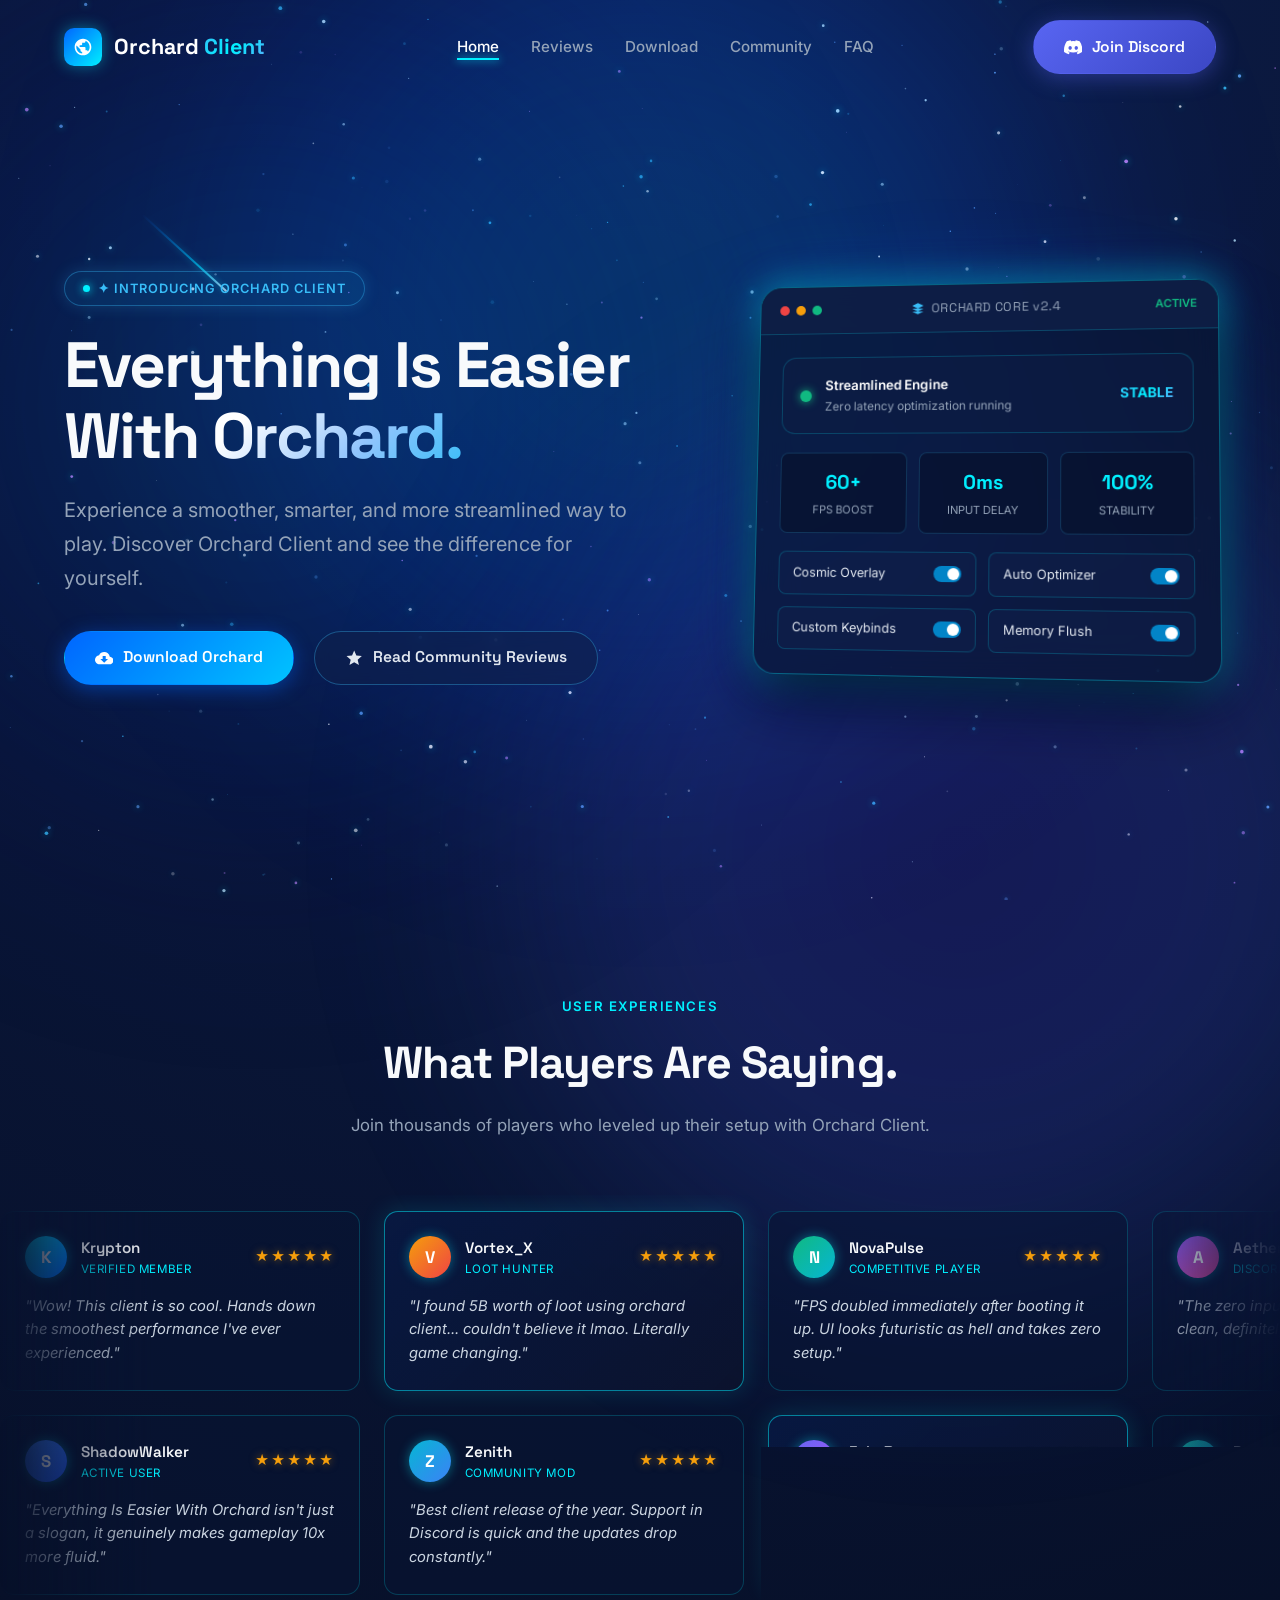
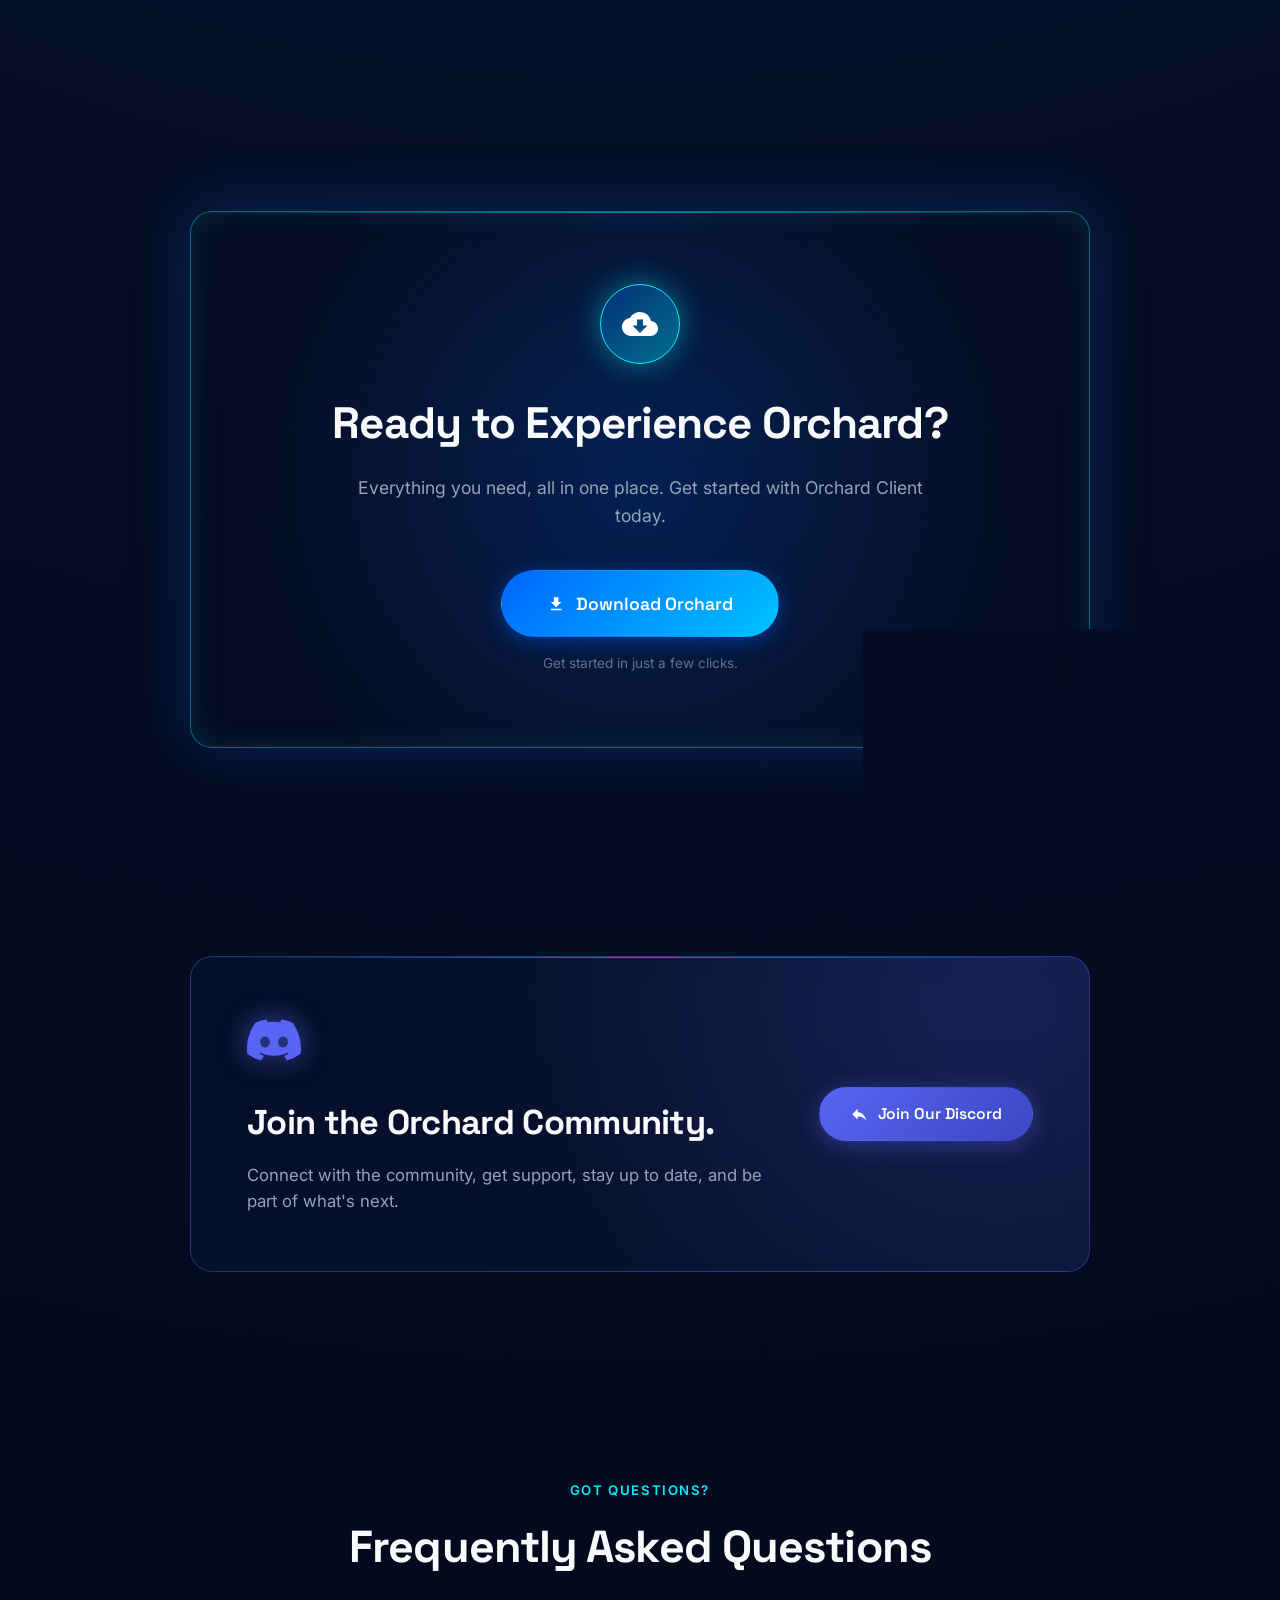
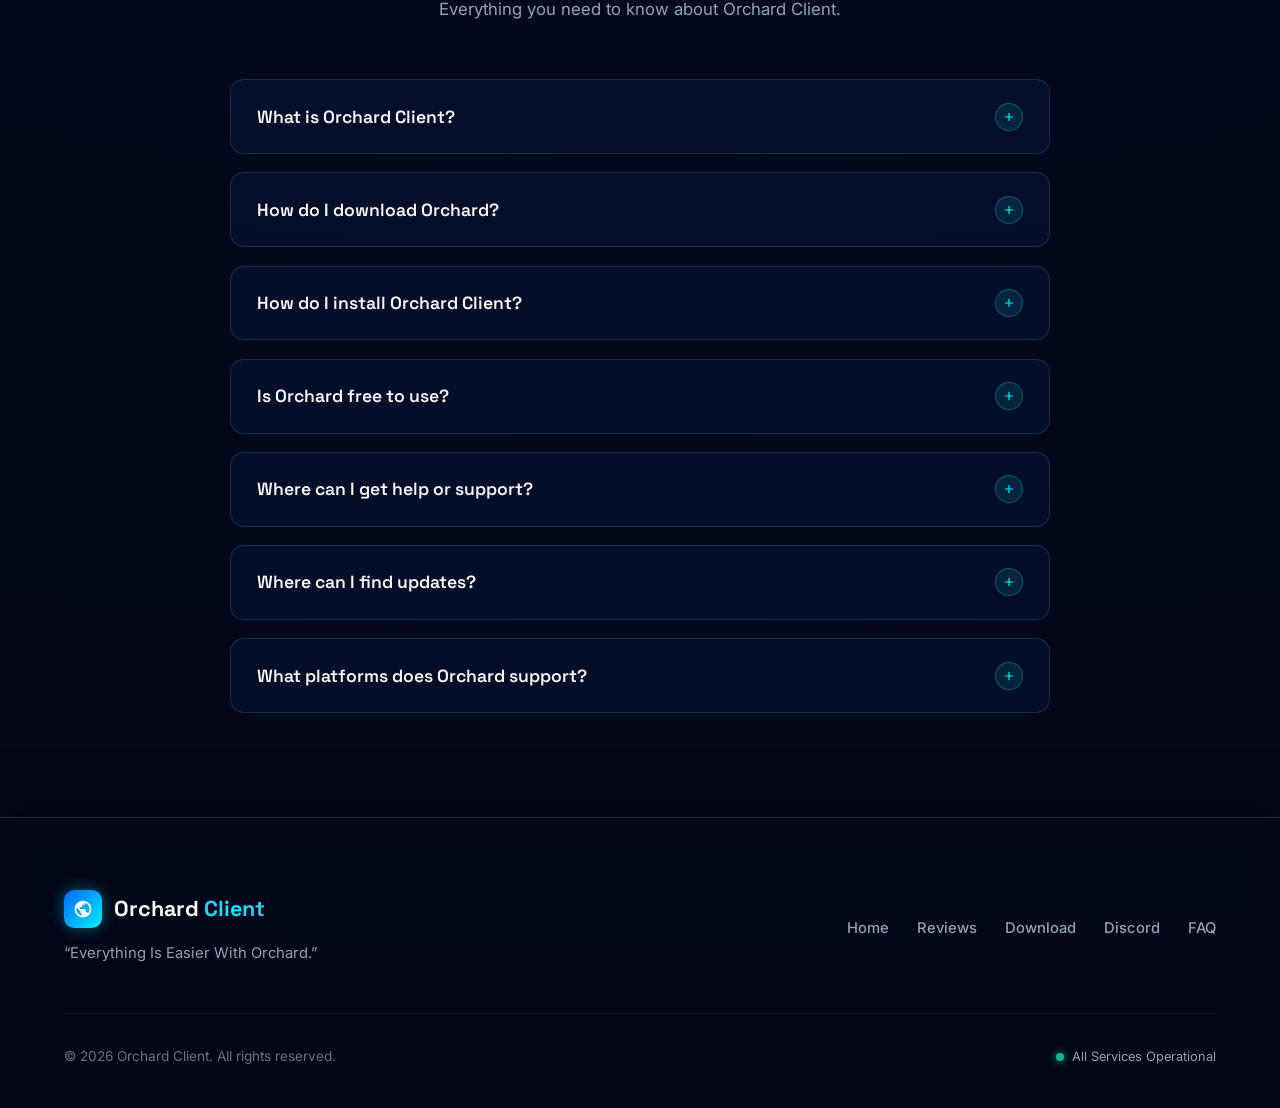
<file: index.html>
<!DOCTYPE html>
<html lang="en">
<head>
  <meta charset="UTF-8">
  <meta name="viewport" content="width=device-width, initial-scale=1.0">
  <meta name="description" content="Orchard Client — Everything Is Easier With Orchard. Experience a smoother, smarter, and more streamlined way to play.">
  <meta name="keywords" content="Orchard Client, gaming client, cosmic gaming, performance, download orchard, orchard discord">
  <meta name="author" content="Orchard Team">
  <meta name="theme-color" content="#030712">

  <!-- Open Graph / Meta -->
  <meta property="og:type" content="website">
  <meta property="og:title" content="Orchard Client — Everything Is Easier">
  <meta property="og:description" content="Experience a smoother, smarter, and more streamlined way to play with Orchard Client.">
  <meta property="og:image" content="assets/showcase1.svg">

  <title>Orchard Client — Everything Is Easier</title>

  <!-- Google Fonts -->
  <link rel="preconnect" href="https://fonts.googleapis.com">
  <link rel="preconnect" href="https://fonts.gstatic.com" crossorigin>
  <link href="https://fonts.googleapis.com/css2?family=Inter:wght@400;500;600;700&family=Space+Grotesk:wght@500;600;700;800&display=swap" rel="stylesheet">

  <!-- Styles -->
  <link rel="stylesheet" href="css/style.css">
</head>
<body>

  <!-- Dynamic Starfield Background Canvas -->
  <canvas id="galaxy-canvas"></canvas>

  <!-- Cosmic Ambient Glow Clouds -->
  <div class="cosmic-nebula nebula-1" aria-hidden="true"></div>
  <div class="cosmic-nebula nebula-2" aria-hidden="true"></div>
  <div class="cosmic-nebula nebula-3" aria-hidden="true"></div>

  <!-- ==========================================================================
       NAVIGATION BAR
       ========================================================================== -->
  <header class="site-header">
    <div class="container nav-wrapper">
      <a href="#hero" class="brand-logo" aria-label="Orchard Client Home">
        <div class="brand-icon-box">
          <!-- Stylized Apple / Cosmic Orchard Core -->
          <svg viewBox="0 0 24 24">
            <path d="M12 2C6.48 2 2 6.48 2 12s4.48 10 10 10 10-4.48 10-10S17.52 2 12 2zm-1 17.93c-3.95-.49-7-3.85-7-7.93 0-.62.08-1.21.21-1.79L9 15v1c0 1.1.9 2 2 2v1.93zm6.9-2.54c-.26-.81-1-1.39-1.9-1.39h-1v-3c0-.55-.45-1-1-1H8v-2h2c.55 0 1-.45 1-1V7h2c1.1 0 2-.9 2-2v-.41c2.93 1.19 5 4.06 5 7.41 0 2.08-.8 3.97-2.1 5.39z"/>
          </svg>
        </div>
        <span>Orchard <span class="gradient-cyan">Client</span></span>
            <!-- Desktop & Mobile Navigation Links -->
      <nav>
        <ul class="nav-menu" id="primary-navigation">
          <li><a href="#hero" class="nav-link active">Home</a></li>
          <li><a href="#reviews" class="nav-link">Reviews</a></li>
          <li><a href="#download" class="nav-link">Download</a></li>
          <li><a href="#discord" class="nav-link">Community</a></li>
          <li><a href="#faq" class="nav-link">FAQ</a></li>
        </ul>
      </nav>

      <div class="nav-actions">
        <a href="#discord" class="btn btn-discord">
          <svg class="btn-icon" viewBox="0 0 24 24">
            <path d="M20.317 4.37a19.791 19.791 0 0 0-4.885-1.515.074.074 0 0 0-.079.037c-.21.375-.444.864-.608 1.25a18.27 18.27 0 0 0-5.487 0 12.64 12.64 0 0 0-.617-1.25.077.077 0 0 0-.079-.037A19.736 19.736 0 0 0 3.677 4.37a.07.07 0 0 0-.032.027C.533 9.046-.32 13.58.099 18.057a.082.082 0 0 0 .031.057 19.9 19.9 0 0 0 5.993 3.03.078.078 0 0 0 .084-.028c.462-.63.874-1.295 1.226-1.994.021-.041.001-.09-.041-.106a13.107 13.107 0 0 1-1.872-.892.077.077 0 0 1-.008-.128 10.2 10.2 0 0 0 .372-.292.074.074 0 0 1 .077-.01c3.929 1.793 8.18 1.793 12.061 0a.074.074 0 0 1 .078.01c.12.098.246.198.373.292a.077.077 0 0 1-.006.127 12.299 12.299 0 0 1-1.873.894.077.077 0 0 0-.041.107c.36.698.772 1.362 1.225 1.993a.076.076 0 0 0 .084.028 19.839 19.839 0 0 0 6.002-3.03.077.077 0 0 0 .032-.054c.5-5.177-.838-9.674-3.549-13.66a.061.061 0 0 0-.031-.028zM8.02 15.33c-1.183 0-2.157-1.085-2.157-2.419 0-1.333.956-2.419 2.157-2.419 1.21 0 2.176 1.096 2.157 2.42 0 1.333-.956 2.418-2.157 2.418zm7.975 0c-1.183 0-2.157-1.085-2.157-2.419 0-1.333.955-2.419 2.157-2.419 1.21 0 2.176 1.096 2.157 2.42 0 1.333-.946 2.418-2.157 2.418z"/>
          </svg>
          <span>Join Discord</span>
        </a>

        <!-- Mobile hamburger toggle -->
        <button class="mobile-toggle" aria-label="Toggle navigation menu" aria-expanded="false">
          <svg viewBox="0 0 24 24" fill="none" stroke="currentColor" stroke-width="2">
            <line x1="3" y1="12" x2="21" y2="12"></line>
            <line x1="3" y1="6" x2="21" y2="6"></line>
            <line x1="3" y1="18" x2="21" y2="18"></line>
          </svg>
        </button>
      </div>
    </div>
  </header>

  <!-- ==========================================================================
       HERO SECTION
       ========================================================================== -->
  <section class="hero-section" id="hero">
    <div class="container hero-grid">
      <div class="hero-content">
        <div class="glow-badge">
          <span class="badge-dot"></span>
          <span>✦ INTRODUCING ORCHARD CLIENT</span>
        </div>

        <h1 class="hero-title">
          Everything Is Easier With <span class="gradient-text">Orchard.</span>
        </h1>

        <p class="hero-desc">
          Experience a smoother, smarter, and more streamlined way to play. Discover Orchard Client and see the difference for yourself.
        </p>

        <div class="hero-cta">
          <a href="#download" class="btn btn-primary">
            <svg class="btn-icon" viewBox="0 0 24 24">
              <path d="M19.35 10.04C18.67 6.59 15.64 4 12 4 9.11 4 6.6 5.64 5.35 8.04 2.34 8.36 0 10.91 0 14c0 3.31 2.69 6 6 6h13c2.76 0 5-2.24 5-5 0-2.64-2.05-4.78-4.65-4.96zM17 13l-5 5-5-5h3V9h4v4h3z"/>
            </svg>
            <span>Download Orchard</span>
          </a>

          <a href="#reviews" class="btn btn-secondary">
            <svg class="btn-icon" viewBox="0 0 24 24">
              <path d="M12 17.27L18.18 21l-1.64-7.03L22 9.24l-7.19-.61L12 2 9.19 8.63 2 9.24l5.46 4.73L5.82 21z"/>
            </svg>
            <span>Read Community Reviews</span>
          </a>
        </div>
      </div>

      <!-- Hero Visual Representation: Futuristic Client Window Mockup -->
      <div class="hero-visual">
        <div class="mockup-window">
          <div class="window-header">
            <div class="window-dots">
              <span></span>
              <span></span>
              <span></span>
            </div>
            <div class="window-title">
              <svg width="14" height="14" viewBox="0 0 24 24" fill="#38bdf8">
                <path d="M12 2L2 7l10 5 10-5-10-5zM2 17l10 5 10-5M2 12l10 5 10-5"/>
              </svg>
              <span>ORCHARD CORE v2.4</span>
            </div>
            <span style="font-size: 0.7rem; color: #10b981; font-weight: 600;">ACTIVE</span>
          </div>

          <div class="mockup-content">
            <div class="client-status-card">
              <div class="status-info">
                <div class="status-circle"></div>
                <div>
                  <div class="status-label">Streamlined Engine</div>
                  <div class="status-sub">Zero latency optimization running</div>
                </div>
              </div>
              <span class="gradient-cyan" style="font-weight: 700; font-size: 0.85rem;">STABLE</span>
            </div>

            <div class="stats-grid">
              <div class="stat-box">
                <div class="stat-value">60+</div>
                <div class="stat-label">FPS Boost</div>
              </div>
              <div class="stat-box">
                <div class="stat-value">0ms</div>
                <div class="stat-label">Input Delay</div>
              </div>
              <div class="stat-box">
                <div class="stat-value">100%</div>
                <div class="stat-label">Stability</div>
              </div>
            </div>

            <div class="mockup-modules">
              <div class="module-chip">
                <span>Cosmic Overlay</span>
                <div class="toggle-pill"></div>
              </div>
              <div class="module-chip">
                <span>Auto Optimizer</span>
                <div class="toggle-pill"></div>
              </div>
              <div class="module-chip">
                <span>Custom Keybinds</span>
                <div class="toggle-pill"></div>
              </div>
              <div class="module-chip">
                <span>Memory Flush</span>
                <div class="toggle-pill"></div>
              </div>
            </div>
          </div>
        </div>
      </div>
    </div>
  </section>

  <!-- ==========================================================================
       ANIMATED REVIEWS WALL SECTION
       ========================================================================== -->
  <section class="section reviews-section" id="reviews">
    <div class="container">
      <div class="section-head">
        <span class="section-tag">User Experiences</span>
        <h2 class="section-title">What Players Are Saying.</h2>
        <p class="section-desc">Join thousands of players who leveled up their setup with Orchard Client.</p>
      </div>
    </div>

    <!-- Infinite Scrolling Marquee Rows -->
    <div class="reviews-marquee-container">
      <!-- Row 1: Leftward Scrolling -->
      <div class="reviews-track track-left">
        <div class="review-card">
          <div class="review-header">
            <div class="review-avatar" style="background: linear-gradient(135deg, #00f0ff, #0066ff);">K</div>
            <div class="review-author">
              <div class="author-name">Krypton</div>
              <div class="author-tag">Verified Member</div>
            </div>
            <div class="review-rating">★★★★★</div>
          </div>
          <p class="review-text">"Wow! This client is so cool. Hands down the smoothest performance I've ever experienced."</p>
        </div>

        <div class="review-card highlight-card">
          <div class="review-header">
            <div class="review-avatar" style="background: linear-gradient(135deg, #f59e0b, #ef4444);">V</div>
            <div class="review-author">
              <div class="author-name">Vortex_X</div>
              <div class="author-tag">Loot Hunter</div>
            </div>
            <div class="review-rating">★★★★★</div>
          </div>
          <p class="review-text">"I found 5B worth of loot using orchard client... couldn't believe it lmao. Literally game changing."</p>
        </div>

        <div class="review-card">
          <div class="review-header">
            <div class="review-avatar" style="background: linear-gradient(135deg, #10b981, #06b6d4);">N</div>
            <div class="review-author">
              <div class="author-name">NovaPulse</div>
              <div class="author-tag">Competitive Player</div>
            </div>
            <div class="review-rating">★★★★★</div>
          </div>
          <p class="review-text">"FPS doubled immediately after booting it up. UI looks futuristic as hell and takes zero setup."</p>
        </div>

        <div class="review-card">
          <div class="review-header">
            <div class="review-avatar" style="background: linear-gradient(135deg, #8b5cf6, #ec4899);">A</div>
            <div class="review-author">
              <div class="author-name">Aether</div>
              <div class="author-tag">Discord Veteran</div>
            </div>
            <div class="review-rating">★★★★★</div>
          </div>
          <p class="review-text">"The zero input lag is real. Everything is so clean, definitely never switching back."</p>
        </div>

        <!-- Duplicates for seamless infinite loop -->
        <div class="review-card">
          <div class="review-header">
            <div class="review-avatar" style="background: linear-gradient(135deg, #00f0ff, #0066ff);">K</div>
            <div class="review-author">
              <div class="author-name">Krypton</div>
              <div class="author-tag">Verified Member</div>
            </div>
            <div class="review-rating">★★★★★</div>
          </div>
          <p class="review-text">"Wow! This client is so cool. Hands down the smoothest performance I've ever experienced."</p>
        </div>

        <div class="review-card highlight-card">
          <div class="review-header">
            <div class="review-avatar" style="background: linear-gradient(135deg, #f59e0b, #ef4444);">V</div>
            <div class="review-author">
              <div class="author-name">Vortex_X</div>
              <div class="author-tag">Loot Hunter</div>
            </div>
            <div class="review-rating">★★★★★</div>
          </div>
          <p class="review-text">"I found 5B worth of loot using orchard client... couldn't believe it lmao. Literally game changing."</p>
        </div>

        <div class="review-card">
          <div class="review-header">
            <div class="review-avatar" style="background: linear-gradient(135deg, #10b981, #06b6d4);">N</div>
            <div class="review-author">
              <div class="author-name">NovaPulse</div>
              <div class="author-tag">Competitive Player</div>
            </div>
            <div class="review-rating">★★★★★</div>
          </div>
          <p class="review-text">"FPS doubled immediately after booting it up. UI looks futuristic as hell and takes zero setup."</p>
        </div>

        <div class="review-card">
          <div class="review-header">
            <div class="review-avatar" style="background: linear-gradient(135deg, #8b5cf6, #ec4899);">A</div>
            <div class="review-author">
              <div class="author-name">Aether</div>
              <div class="author-tag">Discord Veteran</div>
            </div>
            <div class="review-rating">★★★★★</div>
          </div>
          <p class="review-text">"The zero input lag is real. Everything is so clean, definitely never switching back."</p>
        </div>
      </div>

      <!-- Row 2: Rightward Scrolling -->
      <div class="reviews-track track-right">
        <div class="review-card">
          <div class="review-header">
            <div class="review-avatar" style="background: linear-gradient(135deg, #3b82f6, #1d4ed8);">S</div>
            <div class="review-author">
              <div class="author-name">ShadowWalker</div>
              <div class="author-tag">Active User</div>
            </div>
            <div class="review-rating">★★★★★</div>
          </div>
          <p class="review-text">"Everything Is Easier With Orchard isn't just a slogan, it genuinely makes gameplay 10x more fluid."</p>
        </div>

        <div class="review-card">
          <div class="review-header">
            <div class="review-avatar" style="background: linear-gradient(135deg, #06b6d4, #3b82f6);">Z</div>
            <div class="review-author">
              <div class="author-name">Zenith</div>
              <div class="author-tag">Community Mod</div>
            </div>
            <div class="review-rating">★★★★★</div>
          </div>
          <p class="review-text">"Best client release of the year. Support in Discord is quick and the updates drop constantly."</p>
        </div>

        <div class="review-card highlight-card">
          <div class="review-header">
            <div class="review-avatar" style="background: linear-gradient(135deg, #6366f1, #a855f7);">E</div>
            <div class="review-author">
              <div class="author-name">EchoByte</div>
              <div class="author-tag">Power User</div>
            </div>
            <div class="review-rating">★★★★★</div>
          </div>
          <p class="review-text">"Never had a client look this aesthetic and run with this kind of raw speed. 11/10."</p>
        </div>

        <div class="review-card">
          <div class="review-header">
            <div class="review-avatar" style="background: linear-gradient(135deg, #14b8a6, #0ea5e9);">R</div>
            <div class="review-author">
              <div class="author-name">RogueZero</div>
              <div class="author-tag">Grinder</div>
            </div>
            <div class="review-rating">★★★★★</div>
          </div>
          <p class="review-text">"Downloaded it yesterday and already won 14 matches in a row. It feels unfair how good this is."</p>
        </div>

        <!-- Duplicates for seamless infinite loop -->
        <div class="review-card">
          <div class="review-header">
            <div class="review-avatar" style="background: linear-gradient(135deg, #3b82f6, #1d4ed8);">S</div>
            <div class="review-author">
              <div class="author-name">ShadowWalker</div>
              <div class="author-tag">Active User</div>
            </div>
            <div class="review-rating">★★★★★</div>
          </div>
          <p class="review-text">"Everything Is Easier With Orchard isn't just a slogan, it genuinely makes gameplay 10x more fluid."</p>
        </div>

        <div class="review-card">
          <div class="review-header">
            <div class="review-avatar" style="background: linear-gradient(135deg, #06b6d4, #3b82f6);">Z</div>
            <div class="review-author">
              <div class="author-name">Zenith</div>
              <div class="author-tag">Community Mod</div>
            </div>
            <div class="review-rating">★★★★★</div>
          </div>
          <p class="review-text">"Best client release of the year. Support in Discord is quick and the updates drop constantly."</p>
        </div>

        <div class="review-card highlight-card">
          <div class="review-header">
            <div class="review-avatar" style="background: linear-gradient(135deg, #6366f1, #a855f7);">E</div>
            <div class="review-author">
              <div class="author-name">EchoByte</div>
              <div class="author-tag">Power User</div>
            </div>
            <div class="review-rating">★★★★★</div>
          </div>
          <p class="review-text">"Never had a client look this aesthetic and run with this kind of raw speed. 11/10."</p>
        </div>

        <div class="review-card">
          <div class="review-header">
            <div class="review-avatar" style="background: linear-gradient(135deg, #14b8a6, #0ea5e9);">R</div>
            <div class="review-author">
              <div class="author-name">RogueZero</div>
              <div class="author-tag">Grinder</div>
            </div>
            <div class="review-rating">★★★★★</div>
          </div>
          <p class="review-text">"Downloaded it yesterday and already won 14 matches in a row. It feels unfair how good this is."</p>
        </div>
      </div>
    </div>
  </section>

  <!-- ==========================================================================
       DOWNLOAD SECTION
       ========================================================================== -->
  <section class="section" id="download">
    <div class="container">
      <div class="glass-card download-wrapper">
        <div class="download-icon-outer">
          <svg viewBox="0 0 24 24">
            <path d="M19.35 10.04C18.67 6.59 15.64 4 12 4 9.11 4 6.6 5.64 5.35 8.04 2.34 8.36 0 10.91 0 14c0 3.31 2.69 6 6 6h13c2.76 0 5-2.24 5-5 0-2.64-2.05-4.78-4.65-4.96zM17 13l-5 5-5-5h3V9h4v4h3z"/>
          </svg>
        </div>

        <h2 class="download-title">Ready to Experience Orchard?</h2>
        <p class="download-subtitle">
          Everything you need, all in one place. Get started with Orchard Client today.
        </p>

        <div class="download-action-group">
          <!-- Official download button with official download link -->
          <a href="https://www.dropbox.com/scl/fi/rzhwdy3qcr1o52ovmw0w3/orchard-1.21.11.zip?rlkey=py2rp7dk7relb12qv778hsb15&st=y1aa3mfw&dl=1" id="main-download-button" class="btn btn-primary btn-download-hero" target="_blank" rel="noopener noreferrer">
            <svg class="btn-icon" viewBox="0 0 24 24">
              <path d="M19 9h-4V3H9v6H5l7 7 7-7zM5 18v2h14v-2H5z"/>
            </svg>
            <span>Download Orchard</span>
          </a>

          <p class="download-note">Get started in just a few clicks.</p>
        </div>
      </div>
    </div>
  </section>

  <!-- ==========================================================================
       DISCORD COMMUNITY SECTION
       ========================================================================== -->
  <section class="section" id="discord">
    <div class="container">
      <div class="glass-card discord-card">
        <div class="discord-content">
          <svg class="discord-icon-large" viewBox="0 0 24 24">
            <path d="M20.317 4.37a19.791 19.791 0 0 0-4.885-1.515.074.074 0 0 0-.079.037c-.21.375-.444.864-.608 1.25a18.27 18.27 0 0 0-5.487 0 12.64 12.64 0 0 0-.617-1.25.077.077 0 0 0-.079-.037A19.736 19.736 0 0 0 3.677 4.37a.07.07 0 0 0-.032.027C.533 9.046-.32 13.58.099 18.057a.082.082 0 0 0 .031.057 19.9 19.9 0 0 0 5.993 3.03.078.078 0 0 0 .084-.028c.462-.63.874-1.295 1.226-1.994.021-.041.001-.09-.041-.106a13.107 13.107 0 0 1-1.872-.892.077.077 0 0 1-.008-.128 10.2 10.2 0 0 0 .372-.292.074.074 0 0 1 .077-.01c3.929 1.793 8.18 1.793 12.061 0a.074.074 0 0 1 .078.01c.12.098.246.198.373.292a.077.077 0 0 1-.006.127 12.299 12.299 0 0 1-1.873.894.077.077 0 0 0-.041.107c.36.698.772 1.362 1.225 1.993a.076.076 0 0 0 .084.028 19.839 19.839 0 0 0 6.002-3.03.077.077 0 0 0 .032-.054c.5-5.177-.838-9.674-3.549-13.66a.061.061 0 0 0-.031-.028zM8.02 15.33c-1.183 0-2.157-1.085-2.157-2.419 0-1.333.956-2.419 2.157-2.419 1.21 0 2.176 1.096 2.157 2.42 0 1.333-.956 2.418-2.157 2.418zm7.975 0c-1.183 0-2.157-1.085-2.157-2.419 0-1.333.955-2.419 2.157-2.419 1.21 0 2.176 1.096 2.157 2.42 0 1.333-.946 2.418-2.157 2.418z"/>
          </svg>
          <h2 class="discord-heading">Join the Orchard Community.</h2>
          <p class="discord-desc">
            Connect with the community, get support, stay up to date, and be part of what's next.
          </p>
        </div>

        <div class="discord-cta-wrap">
          <!-- Discord invite URL -->
          <a href="https://discord.gg/donutclients" id="discord-invite-button" class="btn btn-discord" target="_blank" rel="noopener noreferrer">
            <svg class="btn-icon" viewBox="0 0 24 24">
              <path d="M10 9V5l-7 7 7 7v-4.1c5 0 8.5 1.6 11 5.1-1-5-4-10-11-11z"/>
            </svg>
            <span>Join Our Discord</span>
          </a>
        </div>
      </div>
    </div>
  </section>

  <!-- ==========================================================================
       FAQ SECTION
       ========================================================================== -->
  <section class="section" id="faq">
    <div class="container">
      <div class="section-head">
        <span class="section-tag">Got Questions?</span>
        <h2 class="section-title">Frequently Asked Questions</h2>
        <p class="section-desc">Everything you need to know about Orchard Client.</p>
      </div>

      <div class="faq-accordion" role="region" aria-label="Frequently Asked Questions">
        <!-- Question 1 -->
        <div class="faq-item">
          <button class="faq-question-btn" aria-expanded="false">
            <span>What is Orchard Client?</span>
            <div class="faq-icon-indicator" aria-hidden="true">
              <svg viewBox="0 0 24 24"><path d="M19 13h-6v6h-2v-6H5v-2h6V5h2v6h6v2z"/></svg>
            </div>
          </button>
          <div class="faq-answer">
            <p>Orchard Client is a client designed to provide users with a streamlined experience. Add an accurate description of its purpose and features when those details are available.</p>
          </div>
        </div>

        <!-- Question 2 -->
        <div class="faq-item">
          <button class="faq-question-btn" aria-expanded="false">
            <span>How do I download Orchard?</span>
            <div class="faq-icon-indicator" aria-hidden="true">
              <svg viewBox="0 0 24 24"><path d="M19 13h-6v6h-2v-6H5v-2h6V5h2v6h6v2z"/></svg>
            </div>
          </button>
          <div class="faq-answer">
            <p>Visit the download section and click the Download Orchard button to access the official download.</p>
          </div>
        </div>

        <!-- Question 3 -->
        <div class="faq-item">
          <button class="faq-question-btn" aria-expanded="false">
            <span>How do I install Orchard Client?</span>
            <div class="faq-icon-indicator" aria-hidden="true">
              <svg viewBox="0 0 24 24"><path d="M19 13h-6v6h-2v-6H5v-2h6V5h2v6h6v2z"/></svg>
            </div>
          </button>
          <div class="faq-answer">
            <p>Follow the official installation instructions provided by the Orchard team.</p>
          </div>
        </div>

        <!-- Question 4 -->
        <div class="faq-item">
          <button class="faq-question-btn" aria-expanded="false">
            <span>Is Orchard free to use?</span>
            <div class="faq-icon-indicator" aria-hidden="true">
              <svg viewBox="0 0 24 24"><path d="M19 13h-6v6h-2v-6H5v-2h6V5h2v6h6v2z"/></svg>
            </div>
          </button>
          <div class="faq-answer">
            <p>Display the actual pricing information provided by the Orchard team.</p>
          </div>
        </div>

        <!-- Question 5 -->
        <div class="faq-item">
          <button class="faq-question-btn" aria-expanded="false">
            <span>Where can I get help or support?</span>
            <div class="faq-icon-indicator" aria-hidden="true">
              <svg viewBox="0 0 24 24"><path d="M19 13h-6v6h-2v-6H5v-2h6V5h2v6h6v2z"/></svg>
            </div>
          </button>
          <div class="faq-answer">
            <p>Join the official Orchard Discord community for support and updates.</p>
          </div>
        </div>

        <!-- Question 6 -->
        <div class="faq-item">
          <button class="faq-question-btn" aria-expanded="false">
            <span>Where can I find updates?</span>
            <div class="faq-icon-indicator" aria-hidden="true">
              <svg viewBox="0 0 24 24"><path d="M19 13h-6v6h-2v-6H5v-2h6V5h2v6h6v2z"/></svg>
            </div>
          </button>
          <div class="faq-answer">
            <p>Check the official Discord server or the official update channel provided by the Orchard team.</p>
          </div>
        </div>

        <!-- Question 7 -->
        <div class="faq-item">
          <button class="faq-question-btn" aria-expanded="false">
            <span>What platforms does Orchard support?</span>
            <div class="faq-icon-indicator" aria-hidden="true">
              <svg viewBox="0 0 24 24"><path d="M19 13h-6v6h-2v-6H5v-2h6V5h2v6h6v2z"/></svg>
            </div>
          </button>
          <div class="faq-answer">
            <p>Display the actual supported platforms and system requirements once confirmed.</p>
          </div>
        </div>
      </div>
    </div>
  </section>

  <!-- ==========================================================================
       FOOTER
       ========================================================================== -->
  <footer class="site-footer">
    <div class="container">
      <div class="footer-top">
        <div class="footer-brand">
          <a href="#hero" class="brand-logo" aria-label="Orchard Client">
            <div class="brand-icon-box">
              <svg viewBox="0 0 24 24">
                <path d="M12 2C6.48 2 2 6.48 2 12s4.48 10 10 10 10-4.48 10-10S17.52 2 12 2zm-1 17.93c-3.95-.49-7-3.85-7-7.93 0-.62.08-1.21.21-1.79L9 15v1c0 1.1.9 2 2 2v1.93zm6.9-2.54c-.26-.81-1-1.39-1.9-1.39h-1v-3c0-.55-.45-1-1-1H8v-2h2c.55 0 1-.45 1-1V7h2c1.1 0 2-.9 2-2v-.41c2.93 1.19 5 4.06 5 7.41 0 2.08-.8 3.97-2.1 5.39z"/>
              </svg>
            </div>
            <span>Orchard <span class="gradient-cyan">Client</span></span>
          </a>
          <p class="footer-tagline">“Everything Is Easier With Orchard.”</p>
        </div>

        <ul class="footer-nav">
          <li><a href="#hero" class="footer-link">Home</a></li>
          <li><a href="#reviews" class="footer-link">Reviews</a></li>
          <li><a href="#download" class="footer-link">Download</a></li>
          <li><a href="#discord" class="footer-link">Discord</a></li>
          <li><a href="#faq" class="footer-link">FAQ</a></li>
        </ul>
      </div>

      <div class="footer-bottom">
        <p class="copyright">&copy; 2026 Orchard Client. All rights reserved.</p>
        <div class="footer-status-pill">
          <span class="footer-status-dot"></span>
          <span>All Services Operational</span>
        </div>
      </div>
    </div>
  </footer>

  <!-- Scripts -->
  <script src="js/config.js"></script>
  <script src="js/main.js"></script>
</body>
</html>
</file>
<file: css/style.css>
/* ==========================================================================
   ORCHARD CLIENT — COSMIC DESIGN SYSTEM & STYLES
   Theme: Blue Galaxy, Deep Space, Glassmorphism, Futuristic Glow
   ========================================================================== */

:root {
  /* Color Palette */
  --bg-dark: #030712;
  --bg-midnight: #060e24;
  --bg-card: rgba(10, 25, 59, 0.45);
  --bg-card-hover: rgba(14, 35, 82, 0.65);
  --bg-glass-input: rgba(13, 29, 68, 0.5);

  --electric-blue: #0080ff;
  --neon-cyan: #00f0ff;
  --cosmic-purple: #7928ca;
  --deep-space: #020617;
  --border-glow: rgba(0, 240, 255, 0.25);
  --border-glow-focus: rgba(0, 240, 255, 0.65);

  --text-main: #f8fafc;
  --text-muted: #94a3b8;
  --text-dim: #64748b;

  /* Typography */
  --font-heading: 'Space Grotesk', -apple-system, BlinkMacSystemFont, sans-serif;
  --font-body: 'Inter', -apple-system, BlinkMacSystemFont, 'Segoe UI', Roboto, sans-serif;

  /* Elevation & Glows */
  --glow-subtle: 0 0 20px rgba(0, 128, 255, 0.25);
  --glow-strong: 0 0 35px rgba(0, 240, 255, 0.5), 0 0 70px rgba(0, 128, 255, 0.3);
  --glow-cyan: 0 0 15px rgba(0, 240, 255, 0.4);
  --card-blur: blur(16px);
  --radius-sm: 8px;
  --radius-md: 14px;
  --radius-lg: 22px;
  --radius-full: 9999px;

  /* Transitions */
  --trans-fast: 0.2s cubic-bezier(0.16, 1, 0.3, 1);
  --trans-normal: 0.35s cubic-bezier(0.16, 1, 0.3, 1);
}

/* Base Reset & Box Sizing */
*, *::before, *::after {
  box-sizing: border-box;
  margin: 0;
  padding: 0;
}

html {
  scroll-behavior: smooth;
  font-size: 16px;
  background-color: var(--bg-dark);
  color: var(--text-main);
  overflow-x: hidden;
}

body {
  font-family: var(--font-body);
  line-height: 1.6;
  background: radial-gradient(circle at 50% 0%, #0d1e4c 0%, #060e24 45%, #020617 100%);
  min-height: 100vh;
  position: relative;
  overflow-x: hidden;
  -webkit-font-smoothing: antialiased;
}

/* Background Canvas Layer */
#galaxy-canvas {
  position: fixed;
  top: 0;
  left: 0;
  width: 100vw;
  height: 100vh;
  z-index: 0;
  pointer-events: none;
}

/* Cosmic Ambient Overlays */
.cosmic-nebula {
  position: fixed;
  width: 70vw;
  height: 70vw;
  max-width: 900px;
  max-height: 900px;
  border-radius: 50%;
  filter: blur(120px);
  opacity: 0.22;
  pointer-events: none;
  z-index: 0;
  animation: floatOrb 22s ease-in-out infinite alternate;
}

.nebula-1 {
  top: -15%;
  left: 15%;
  background: radial-gradient(circle, #00d2ff 0%, #0044ff 60%, transparent 80%);
}

.nebula-2 {
  top: 45%;
  right: -10%;
  background: radial-gradient(circle, #3a0ca3 0%, #4361ee 60%, transparent 80%);
  animation-duration: 28s;
  animation-direction: alternate-reverse;
}

.nebula-3 {
  bottom: 5%;
  left: -15%;
  background: radial-gradient(circle, #0077b6 0%, #03045e 65%, transparent 80%);
  animation-duration: 25s;
}

@keyframes floatOrb {
  0% { transform: translate(0, 0) scale(1); }
  50% { transform: translate(40px, 30px) scale(1.08); }
  100% { transform: translate(-30px, -40px) scale(0.95); }
}

/* Container */
.container {
  width: 100%;
  max-width: 1200px;
  margin: 0 auto;
  padding: 0 1.5rem;
  position: relative;
  z-index: 1;
}

/* Typography Utilities */
h1, h2, h3, h4, h5, h6 {
  font-family: var(--font-heading);
  color: var(--text-main);
  letter-spacing: -0.02em;
  font-weight: 700;
}

.gradient-text {
  background: linear-gradient(135deg, #ffffff 15%, #93c5fd 60%, #38bdf8 100%);
  -webkit-background-clip: text;
  -webkit-text-fill-color: transparent;
  display: inline-block;
}

.gradient-cyan {
  background: linear-gradient(135deg, #38bdf8 0%, #00f0ff 50%, #60a5fa 100%);
  -webkit-background-clip: text;
  -webkit-text-fill-color: transparent;
  display: inline-block;
}

/* Buttons */
.btn {
  display: inline-flex;
  align-items: center;
  justify-content: center;
  gap: 0.65rem;
  padding: 0.85rem 1.85rem;
  font-family: var(--font-heading);
  font-weight: 600;
  font-size: 0.975rem;
  border-radius: var(--radius-full);
  text-decoration: none;
  cursor: pointer;
  transition: all var(--trans-normal);
  position: relative;
  border: 1px solid transparent;
  white-space: nowrap;
}

.btn-primary {
  background: linear-gradient(135deg, #0066ff 0%, #00c3ff 100%);
  color: #ffffff;
  box-shadow: 0 4px 20px rgba(0, 102, 255, 0.45);
}

.btn-primary:hover {
  transform: translateY(-2px);
  box-shadow: 0 8px 30px rgba(0, 210, 255, 0.6), 0 0 15px rgba(0, 102, 255, 0.5);
  filter: brightness(1.1);
}

.btn-secondary {
  background: rgba(15, 33, 76, 0.6);
  color: #e2e8f0;
  border-color: rgba(56, 189, 248, 0.35);
  backdrop-filter: blur(8px);
}

.btn-secondary:hover {
  background: rgba(23, 50, 115, 0.85);
  border-color: var(--neon-cyan);
  color: #ffffff;
  transform: translateY(-2px);
  box-shadow: 0 0 20px rgba(0, 240, 255, 0.3);
}

.btn-discord {
  background: linear-gradient(135deg, #5865F2 0%, #3b47c4 100%);
  color: #ffffff;
  box-shadow: 0 4px 22px rgba(88, 101, 242, 0.4);
}

.btn-discord:hover {
  transform: translateY(-2px);
  box-shadow: 0 8px 28px rgba(88, 101, 242, 0.6), 0 0 20px rgba(88, 101, 242, 0.4);
}

.btn-icon {
  width: 1.15rem;
  height: 1.15rem;
  flex-shrink: 0;
  fill: currentColor;
}

/* Badge */
.glow-badge {
  display: inline-flex;
  align-items: center;
  gap: 0.5rem;
  padding: 0.4rem 1.1rem;
  border-radius: var(--radius-full);
  background: rgba(14, 165, 233, 0.1);
  border: 1px solid rgba(56, 189, 248, 0.35);
  color: #38bdf8;
  font-size: 0.8rem;
  font-weight: 600;
  letter-spacing: 0.08em;
  text-transform: uppercase;
  box-shadow: 0 0 16px rgba(56, 189, 248, 0.2);
  margin-bottom: 1.5rem;
}

.glow-badge .badge-dot {
  width: 7px;
  height: 7px;
  border-radius: 50%;
  background-color: var(--neon-cyan);
  box-shadow: 0 0 8px var(--neon-cyan);
  animation: pulse 2s infinite ease-in-out;
}

@keyframes pulse {
  0%, 100% { opacity: 1; transform: scale(1); }
  50% { opacity: 0.4; transform: scale(0.75); }
}

/* Glass Card Component */
.glass-card {
  background: var(--bg-card);
  backdrop-filter: var(--card-blur);
  -webkit-backdrop-filter: var(--card-blur);
  border: 1px solid var(--border-glow);
  border-radius: var(--radius-lg);
  padding: 2.25rem;
  position: relative;
  overflow: hidden;
  transition: all var(--trans-normal);
}

.glass-card::before {
  content: '';
  position: absolute;
  top: 0;
  left: 0;
  right: 0;
  height: 1px;
  background: linear-gradient(90deg, transparent, rgba(0, 240, 255, 0.55), transparent);
}

.glass-card:hover {
  border-color: var(--border-glow-focus);
  box-shadow: 0 12px 40px rgba(0, 10, 30, 0.6), var(--glow-subtle);
  transform: translateY(-3px);
}

/* ==========================================================================
   NAVIGATION
   ========================================================================== */
.site-header {
  position: fixed;
  top: 0;
  left: 0;
  width: 100%;
  z-index: 100;
  padding: 1.25rem 0;
  transition: all var(--trans-normal);
}

.site-header.scrolled {
  background: rgba(3, 7, 18, 0.85);
  backdrop-filter: blur(16px);
  -webkit-backdrop-filter: blur(16px);
  border-bottom: 1px solid rgba(0, 240, 255, 0.15);
  padding: 0.85rem 0;
  box-shadow: 0 8px 30px rgba(0, 0, 0, 0.5);
}

.nav-wrapper {
  display: flex;
  align-items: center;
  justify-content: space-between;
}

.brand-logo {
  display: flex;
  align-items: center;
  gap: 0.75rem;
  text-decoration: none;
  font-family: var(--font-heading);
  font-size: 1.35rem;
  font-weight: 700;
  color: #ffffff;
}

.brand-icon-box {
  width: 38px;
  height: 38px;
  border-radius: 10px;
  background: linear-gradient(135deg, #0066ff, #00f0ff);
  display: flex;
  align-items: center;
  justify-content: center;
  box-shadow: 0 0 15px rgba(0, 240, 255, 0.4);
}

.brand-icon-box svg {
  width: 20px;
  height: 20px;
  fill: #ffffff;
}

.nav-menu {
  display: flex;
  align-items: center;
  gap: 2rem;
  list-style: none;
}

.nav-link {
  color: var(--text-muted);
  text-decoration: none;
  font-size: 0.95rem;
  font-weight: 500;
  transition: color var(--trans-fast);
  position: relative;
}

.nav-link:hover, .nav-link.active {
  color: #ffffff;
}

.nav-link::after {
  content: '';
  position: absolute;
  bottom: -4px;
  left: 0;
  width: 0%;
  height: 2px;
  background: var(--neon-cyan);
  box-shadow: 0 0 8px var(--neon-cyan);
  transition: width var(--trans-fast);
}

.nav-link:hover::after, .nav-link.active::after {
  width: 100%;
}

.nav-actions {
  display: flex;
  align-items: center;
  gap: 1rem;
}

/* Mobile Hamburger */
.mobile-toggle {
  display: none;
  background: transparent;
  border: none;
  color: var(--text-main);
  cursor: pointer;
  padding: 0.5rem;
}

.mobile-toggle svg {
  width: 26px;
  height: 26px;
}

/* ==========================================================================
   HERO SECTION
   ========================================================================== */
.hero-section {
  position: relative;
  min-height: 100vh;
  display: flex;
  align-items: center;
  padding: 8.5rem 0 5rem;
  overflow: hidden;
}

.hero-grid {
  display: grid;
  grid-template-columns: 1.15fr 0.85fr;
  gap: 3.5rem;
  align-items: center;
}

.hero-content {
  position: relative;
  z-index: 2;
}

.hero-title {
  font-size: clamp(2.5rem, 5vw, 4.2rem);
  line-height: 1.1;
  margin-bottom: 1.35rem;
  letter-spacing: -0.03em;
}

.hero-desc {
  font-size: clamp(1.05rem, 1.8vw, 1.25rem);
  color: var(--text-muted);
  max-width: 580px;
  margin-bottom: 2.25rem;
  line-height: 1.7;
}

.hero-cta {
  display: flex;
  align-items: center;
  gap: 1.25rem;
  flex-wrap: wrap;
}

/* Hero Showcase Mockup Window */
.hero-visual {
  position: relative;
  z-index: 2;
  perspective: 1000px;
}

.mockup-window {
  background: rgba(8, 20, 50, 0.7);
  backdrop-filter: blur(20px);
  -webkit-backdrop-filter: blur(20px);
  border: 1px solid rgba(0, 240, 255, 0.35);
  border-radius: var(--radius-lg);
  box-shadow: 0 25px 60px rgba(0, 4, 20, 0.8), var(--glow-strong);
  overflow: hidden;
  transform: rotateY(-6deg) rotateX(4deg);
  transition: transform var(--trans-normal), box-shadow var(--trans-normal);
}

.mockup-window:hover {
  transform: rotateY(0deg) rotateX(0deg) translateY(-8px);
  box-shadow: 0 35px 80px rgba(0, 10, 40, 0.9), 0 0 60px rgba(0, 240, 255, 0.6);
}

.window-header {
  background: rgba(14, 30, 70, 0.85);
  padding: 0.85rem 1.25rem;
  display: flex;
  align-items: center;
  justify-content: space-between;
  border-bottom: 1px solid rgba(0, 240, 255, 0.2);
}

.window-dots {
  display: flex;
  gap: 7px;
}

.window-dots span {
  width: 10px;
  height: 10px;
  border-radius: 50%;
  display: inline-block;
}

.window-dots span:nth-child(1) { background-color: #ef4444; }
.window-dots span:nth-child(2) { background-color: #f59e0b; }
.window-dots span:nth-child(3) { background-color: #10b981; }

.window-title {
  font-size: 0.8rem;
  color: var(--text-muted);
  font-family: var(--font-heading);
  letter-spacing: 0.05em;
  display: flex;
  align-items: center;
  gap: 0.4rem;
}

.mockup-content {
  padding: 1.5rem;
  display: grid;
  gap: 1.15rem;
}

.client-status-card {
  background: rgba(13, 29, 68, 0.55);
  border: 1px solid rgba(0, 240, 255, 0.2);
  border-radius: var(--radius-md);
  padding: 1.15rem;
  display: flex;
  align-items: center;
  justify-content: space-between;
}

.status-info {
  display: flex;
  align-items: center;
  gap: 0.85rem;
}

.status-circle {
  width: 12px;
  height: 12px;
  border-radius: 50%;
  background: #10b981;
  box-shadow: 0 0 10px #10b981;
}

.status-label {
  font-size: 0.85rem;
  font-weight: 600;
  color: #ffffff;
}

.status-sub {
  font-size: 0.75rem;
  color: var(--text-muted);
}

.stats-grid {
  display: grid;
  grid-template-columns: repeat(3, 1fr);
  gap: 0.75rem;
}

.stat-box {
  background: rgba(6, 17, 45, 0.7);
  border: 1px solid rgba(56, 189, 248, 0.2);
  border-radius: var(--radius-sm);
  padding: 0.85rem;
  text-align: center;
}

.stat-value {
  font-family: var(--font-heading);
  font-size: 1.25rem;
  font-weight: 700;
  color: var(--neon-cyan);
}

.stat-label {
  font-size: 0.7rem;
  color: var(--text-muted);
  text-transform: uppercase;
  margin-top: 0.2rem;
}

.mockup-modules {
  display: grid;
  grid-template-columns: 1fr 1fr;
  gap: 0.75rem;
}

.module-chip {
  background: rgba(15, 33, 76, 0.4);
  border: 1px solid rgba(0, 240, 255, 0.2);
  padding: 0.65rem 0.85rem;
  border-radius: var(--radius-sm);
  display: flex;
  align-items: center;
  justify-content: space-between;
  font-size: 0.8rem;
  color: #e2e8f0;
}

.toggle-pill {
  width: 28px;
  height: 16px;
  background: #0284c7;
  border-radius: 12px;
  position: relative;
}

.toggle-pill::after {
  content: '';
  position: absolute;
  top: 2px;
  right: 2px;
  width: 12px;
  height: 12px;
  background: #ffffff;
  border-radius: 50%;
}

/* ==========================================================================
   SECTION COMMON STYLES
   ========================================================================== */
.section {
  padding: 6.5rem 0;
  position: relative;
  z-index: 2;
}

.section-head {
  text-align: center;
  max-width: 680px;
  margin: 0 auto 3.5rem;
}

.section-tag {
  color: var(--neon-cyan);
  font-size: 0.825rem;
  font-weight: 600;
  letter-spacing: 0.12em;
  text-transform: uppercase;
  margin-bottom: 0.6rem;
  display: block;
}

.section-title {
  font-size: clamp(2rem, 3.5vw, 2.85rem);
  margin-bottom: 0.85rem;
}

.section-desc {
  font-size: 1.05rem;
  color: var(--text-muted);
}

/* ==========================================================================
   ANIMATED REVIEWS MARQUEE WALL
   ========================================================================== */
.reviews-section {
  overflow: hidden;
  position: relative;
  padding: 6rem 0;
}

.reviews-marquee-container {
  display: flex;
  flex-direction: column;
  gap: 1.5rem;
  width: 100%;
  position: relative;
  overflow: hidden;
  padding: 1rem 0;
  mask-image: linear-gradient(to right, transparent, black 12%, black 88%, transparent);
  -webkit-mask-image: linear-gradient(to right, transparent, black 12%, black 88%, transparent);
}

.reviews-track {
  display: flex;
  gap: 1.5rem;
  width: max-content;
  user-select: none;
}

.track-left {
  animation: marqueeLeft 38s linear infinite;
}

.track-right {
  animation: marqueeRight 42s linear infinite;
}

.reviews-marquee-container:hover .reviews-track {
  animation-play-state: paused;
}

@keyframes marqueeLeft {
  0% { transform: translateX(0); }
  100% { transform: translateX(-50%); }
}

@keyframes marqueeRight {
  0% { transform: translateX(-50%); }
  100% { transform: translateX(0); }
}

.review-card {
  width: 360px;
  background: rgba(8, 20, 52, 0.55);
  backdrop-filter: blur(14px);
  -webkit-backdrop-filter: blur(14px);
  border: 1px solid rgba(0, 240, 255, 0.2);
  border-radius: var(--radius-md);
  padding: 1.5rem;
  display: flex;
  flex-direction: column;
  gap: 1rem;
  transition: all var(--trans-normal);
  flex-shrink: 0;
}

.review-card:hover {
  border-color: var(--neon-cyan);
  background: rgba(14, 34, 82, 0.75);
  box-shadow: 0 10px 30px rgba(0, 240, 255, 0.25);
  transform: translateY(-4px) scale(1.02);
}

.review-card.highlight-card {
  border-color: rgba(0, 240, 255, 0.5);
  background: linear-gradient(135deg, rgba(8, 26, 70, 0.75), rgba(12, 19, 45, 0.85));
  box-shadow: 0 0 25px rgba(0, 240, 255, 0.15);
}

.review-header {
  display: flex;
  align-items: center;
  gap: 0.85rem;
}

.review-avatar {
  width: 42px;
  height: 42px;
  border-radius: 50%;
  display: flex;
  align-items: center;
  justify-content: center;
  font-family: var(--font-heading);
  font-weight: 700;
  font-size: 1.05rem;
  color: #ffffff;
  box-shadow: 0 0 12px rgba(0, 240, 255, 0.4);
  flex-shrink: 0;
}

.review-author {
  flex-grow: 1;
}

.author-name {
  font-family: var(--font-heading);
  font-weight: 600;
  font-size: 0.95rem;
  color: #f8fafc;
}

.author-tag {
  font-size: 0.725rem;
  color: var(--neon-cyan);
  text-transform: uppercase;
  letter-spacing: 0.05em;
}

.review-rating {
  color: #f59e0b;
  font-size: 0.85rem;
  letter-spacing: 2px;
  text-shadow: 0 0 8px rgba(245, 158, 11, 0.5);
}

.review-text {
  font-size: 0.925rem;
  color: #cbd5e1;
  line-height: 1.6;
  font-style: italic;
}


/* ==========================================================================
   DOWNLOAD SECTION
   ========================================================================== */
.download-wrapper {
  background: radial-gradient(circle at 50% 50%, rgba(0, 102, 255, 0.22) 0%, rgba(6, 14, 36, 0.85) 75%);
  border: 1px solid rgba(0, 240, 255, 0.4);
  box-shadow: 0 0 60px rgba(0, 102, 255, 0.25), inset 0 0 30px rgba(0, 240, 255, 0.1);
  text-align: center;
  padding: 4.5rem 2rem;
  max-width: 900px;
  margin: 0 auto;
}

.download-icon-outer {
  width: 80px;
  height: 80px;
  margin: 0 auto 1.5rem;
  border-radius: 50%;
  background: linear-gradient(135deg, rgba(0, 102, 255, 0.3), rgba(0, 240, 255, 0.4));
  border: 1px solid var(--neon-cyan);
  display: flex;
  align-items: center;
  justify-content: center;
  box-shadow: 0 0 30px rgba(0, 240, 255, 0.45);
  animation: bounceSoft 3s ease-in-out infinite;
}

@keyframes bounceSoft {
  0%, 100% { transform: translateY(0); }
  50% { transform: translateY(-7px); }
}

.download-icon-outer svg {
  width: 36px;
  height: 36px;
  fill: #ffffff;
}

.download-title {
  font-size: clamp(2rem, 3.5vw, 2.75rem);
  margin-bottom: 1rem;
}

.download-subtitle {
  color: var(--text-muted);
  font-size: 1.1rem;
  max-width: 580px;
  margin: 0 auto 2.5rem;
}

.download-action-group {
  display: flex;
  flex-direction: column;
  align-items: center;
  gap: 1rem;
}

.btn-download-hero {
  font-size: 1.1rem;
  padding: 1.15rem 2.85rem;
}

.download-note {
  font-size: 0.85rem;
  color: var(--text-dim);
}

.version-badge {
  display: inline-flex;
  align-items: center;
  gap: 0.5rem;
  margin-top: 0.5rem;
  padding: 0.35rem 0.85rem;
  border-radius: var(--radius-full);
  background: rgba(255, 255, 255, 0.05);
  font-size: 0.775rem;
  color: #bae6fd;
}

/* ==========================================================================
   DISCORD SECTION
   ========================================================================== */
.discord-card {
  max-width: 900px;
  margin: 0 auto;
  background: radial-gradient(circle at 90% 10%, rgba(88, 101, 242, 0.25) 0%, rgba(7, 18, 48, 0.7) 60%);
  border-color: rgba(88, 101, 242, 0.4);
  display: grid;
  grid-template-columns: 1fr auto;
  gap: 2.5rem;
  align-items: center;
  padding: 3.5rem;
}

.discord-card:hover {
  border-color: rgba(88, 101, 242, 0.7);
  box-shadow: 0 15px 45px rgba(88, 101, 242, 0.25), 0 0 30px rgba(0, 102, 255, 0.2);
}

.discord-icon-large {
  width: 54px;
  height: 54px;
  margin-bottom: 1.25rem;
  fill: #5865F2;
  filter: drop-shadow(0 0 12px rgba(88, 101, 242, 0.6));
}

.discord-heading {
  font-size: 2.15rem;
  margin-bottom: 0.75rem;
}

.discord-desc {
  color: var(--text-muted);
  font-size: 1.05rem;
  line-height: 1.6;
}

.discord-cta-wrap {
  display: flex;
  flex-direction: column;
  align-items: center;
  gap: 0.75rem;
}

/* ==========================================================================
   FAQ SECTION
   ========================================================================== */
.faq-accordion {
  max-width: 820px;
  margin: 0 auto;
  display: flex;
  flex-direction: column;
  gap: 1.15rem;
}

.faq-item {
  background: rgba(10, 24, 58, 0.45);
  border: 1px solid rgba(56, 189, 248, 0.2);
  border-radius: var(--radius-md);
  transition: all var(--trans-normal);
  overflow: hidden;
}

.faq-item:hover {
  border-color: rgba(0, 240, 255, 0.45);
  background: rgba(14, 32, 75, 0.6);
}

.faq-item.open {
  border-color: var(--neon-cyan);
  background: rgba(14, 32, 75, 0.75);
  box-shadow: 0 0 25px rgba(0, 240, 255, 0.15);
}

.faq-question-btn {
  width: 100%;
  display: flex;
  align-items: center;
  justify-content: space-between;
  padding: 1.4rem 1.6rem;
  background: transparent;
  border: none;
  color: var(--text-main);
  font-family: var(--font-heading);
  font-size: 1.1rem;
  font-weight: 600;
  text-align: left;
  cursor: pointer;
  user-select: none;
}

.faq-question-btn:focus-visible {
  outline: 2px solid var(--neon-cyan);
  outline-offset: -2px;
}

.faq-icon-indicator {
  width: 28px;
  height: 28px;
  border-radius: 50%;
  background: rgba(0, 240, 255, 0.1);
  border: 1px solid rgba(0, 240, 255, 0.25);
  display: flex;
  align-items: center;
  justify-content: center;
  color: var(--neon-cyan);
  flex-shrink: 0;
  transition: transform var(--trans-normal), background var(--trans-fast);
}

.faq-icon-indicator svg {
  width: 14px;
  height: 14px;
  fill: currentColor;
  transition: transform var(--trans-normal);
}

.faq-item.open .faq-icon-indicator {
  background: var(--neon-cyan);
  color: #030712;
  transform: rotate(45deg);
}

.faq-answer {
  max-height: 0;
  opacity: 0;
  overflow: hidden;
  transition: max-height 0.4s cubic-bezier(0.16, 1, 0.3, 1), opacity 0.3s ease;
  padding: 0 1.6rem;
}

.faq-item.open .faq-answer {
  opacity: 1;
  padding-bottom: 1.4rem;
}

.faq-answer p {
  color: var(--text-muted);
  font-size: 0.965rem;
  line-height: 1.7;
}

/* ==========================================================================
   FOOTER
   ========================================================================== */
.site-footer {
  position: relative;
  z-index: 2;
  border-top: 1px solid rgba(0, 240, 255, 0.2);
  background: rgba(2, 6, 23, 0.85);
  backdrop-filter: blur(16px);
  -webkit-backdrop-filter: blur(16px);
  padding: 4.5rem 0 2.5rem;
  box-shadow: 0 -10px 40px rgba(0, 0, 0, 0.6);
}

.footer-top {
  display: flex;
  align-items: center;
  justify-content: space-between;
  flex-wrap: wrap;
  gap: 2rem;
  margin-bottom: 3rem;
}

.footer-brand {
  max-width: 380px;
}

.footer-tagline {
  color: var(--text-muted);
  font-size: 0.925rem;
  margin-top: 0.85rem;
  line-height: 1.6;
}

.footer-nav {
  display: flex;
  align-items: center;
  gap: 1.75rem;
  list-style: none;
  flex-wrap: wrap;
}

.footer-link {
  color: var(--text-muted);
  text-decoration: none;
  font-size: 0.925rem;
  font-weight: 500;
  transition: color var(--trans-fast);
}

.footer-link:hover {
  color: var(--neon-cyan);
}

.footer-bottom {
  border-top: 1px solid rgba(255, 255, 255, 0.06);
  padding-top: 2rem;
  display: flex;
  align-items: center;
  justify-content: space-between;
  flex-wrap: wrap;
  gap: 1rem;
}

.copyright {
  color: var(--text-dim);
  font-size: 0.85rem;
}

.footer-status-pill {
  display: flex;
  align-items: center;
  gap: 0.5rem;
  font-size: 0.8rem;
  color: var(--text-muted);
}

.footer-status-dot {
  width: 8px;
  height: 8px;
  border-radius: 50%;
  background-color: #10b981;
  box-shadow: 0 0 8px #10b981;
}

/* ==========================================================================
   VIDEO MODAL (For Fullscreen Showcase Experience)
   ========================================================================== */
.video-modal {
  position: fixed;
  inset: 0;
  background: rgba(2, 6, 23, 0.88);
  backdrop-filter: blur(16px);
  -webkit-backdrop-filter: blur(16px);
  z-index: 1000;
  display: flex;
  align-items: center;
  justify-content: center;
  opacity: 0;
  pointer-events: none;
  transition: opacity var(--trans-normal);
  padding: 1.5rem;
}

.video-modal.active {
  opacity: 1;
  pointer-events: auto;
}

.modal-dialog {
  position: relative;
  width: 100%;
  max-width: 960px;
  background: #020617;
  border: 1px solid var(--neon-cyan);
  border-radius: var(--radius-lg);
  box-shadow: 0 0 60px rgba(0, 240, 255, 0.35);
  overflow: hidden;
  transform: scale(0.95);
  transition: transform var(--trans-normal);
}

.video-modal.active .modal-dialog {
  transform: scale(1);
}

.modal-close-btn {
  position: absolute;
  top: 1rem;
  right: 1rem;
  width: 40px;
  height: 40px;
  border-radius: 50%;
  background: rgba(255, 255, 255, 0.1);
  border: 1px solid rgba(255, 255, 255, 0.2);
  color: #ffffff;
  display: flex;
  align-items: center;
  justify-content: center;
  cursor: pointer;
  z-index: 10;
  transition: background var(--trans-fast);
}

.modal-close-btn:hover {
  background: var(--neon-cyan);
  color: #030712;
}

.modal-iframe-wrap {
  width: 100%;
  aspect-ratio: 16 / 9;
}

.modal-iframe-wrap iframe {
  width: 100%;
  height: 100%;
  border: none;
}

/* ==========================================================================
   RESPONSIVE DESIGN (Media Queries)
   ========================================================================== */
@media (max-width: 992px) {
  .hero-grid {
    grid-template-columns: 1fr;
    text-align: center;
    gap: 3rem;
  }

  .hero-desc {
    margin: 0 auto 2.25rem;
  }

  .hero-cta {
    justify-content: center;
  }

  .hero-visual {
    max-width: 580px;
    margin: 0 auto;
  }

  .mockup-window {
    transform: none;
  }

  .discord-card {
    grid-template-columns: 1fr;
    text-align: center;
    gap: 2rem;
    padding: 2.5rem;
  }

  .discord-cta-wrap {
    margin: 0 auto;
  }

  .discord-icon-large {
    margin: 0 auto 1.25rem;
  }
}

@media (max-width: 768px) {
  .showcase-grid {
    grid-template-columns: 1fr;
  }

  .nav-menu {
    position: fixed;
    top: 70px;
    left: 0;
    width: 100%;
    background: rgba(3, 7, 18, 0.95);
    backdrop-filter: blur(20px);
    -webkit-backdrop-filter: blur(20px);
    border-bottom: 1px solid rgba(0, 240, 255, 0.2);
    flex-direction: column;
    padding: 2rem 1.5rem;
    gap: 1.5rem;
    transform: translateY(-150%);
    transition: transform var(--trans-normal);
  }

  .nav-menu.open {
    transform: translateY(0);
  }

  .mobile-toggle {
    display: block;
  }

  .nav-actions .btn {
    display: none;
  }

  .section {
    padding: 4.5rem 0;
  }

  .footer-top {
    flex-direction: column;
    align-items: flex-start;
  }
}

/* Accessibility: Reduced Motion */
@media (prefers-reduced-motion: reduce) {
  *, *::before, *::after {
    animation-duration: 0.01ms !important;
    animation-iteration-count: 1 !important;
    transition-duration: 0.01ms !important;
    scroll-behavior: auto !important;
  }
}
</file>
